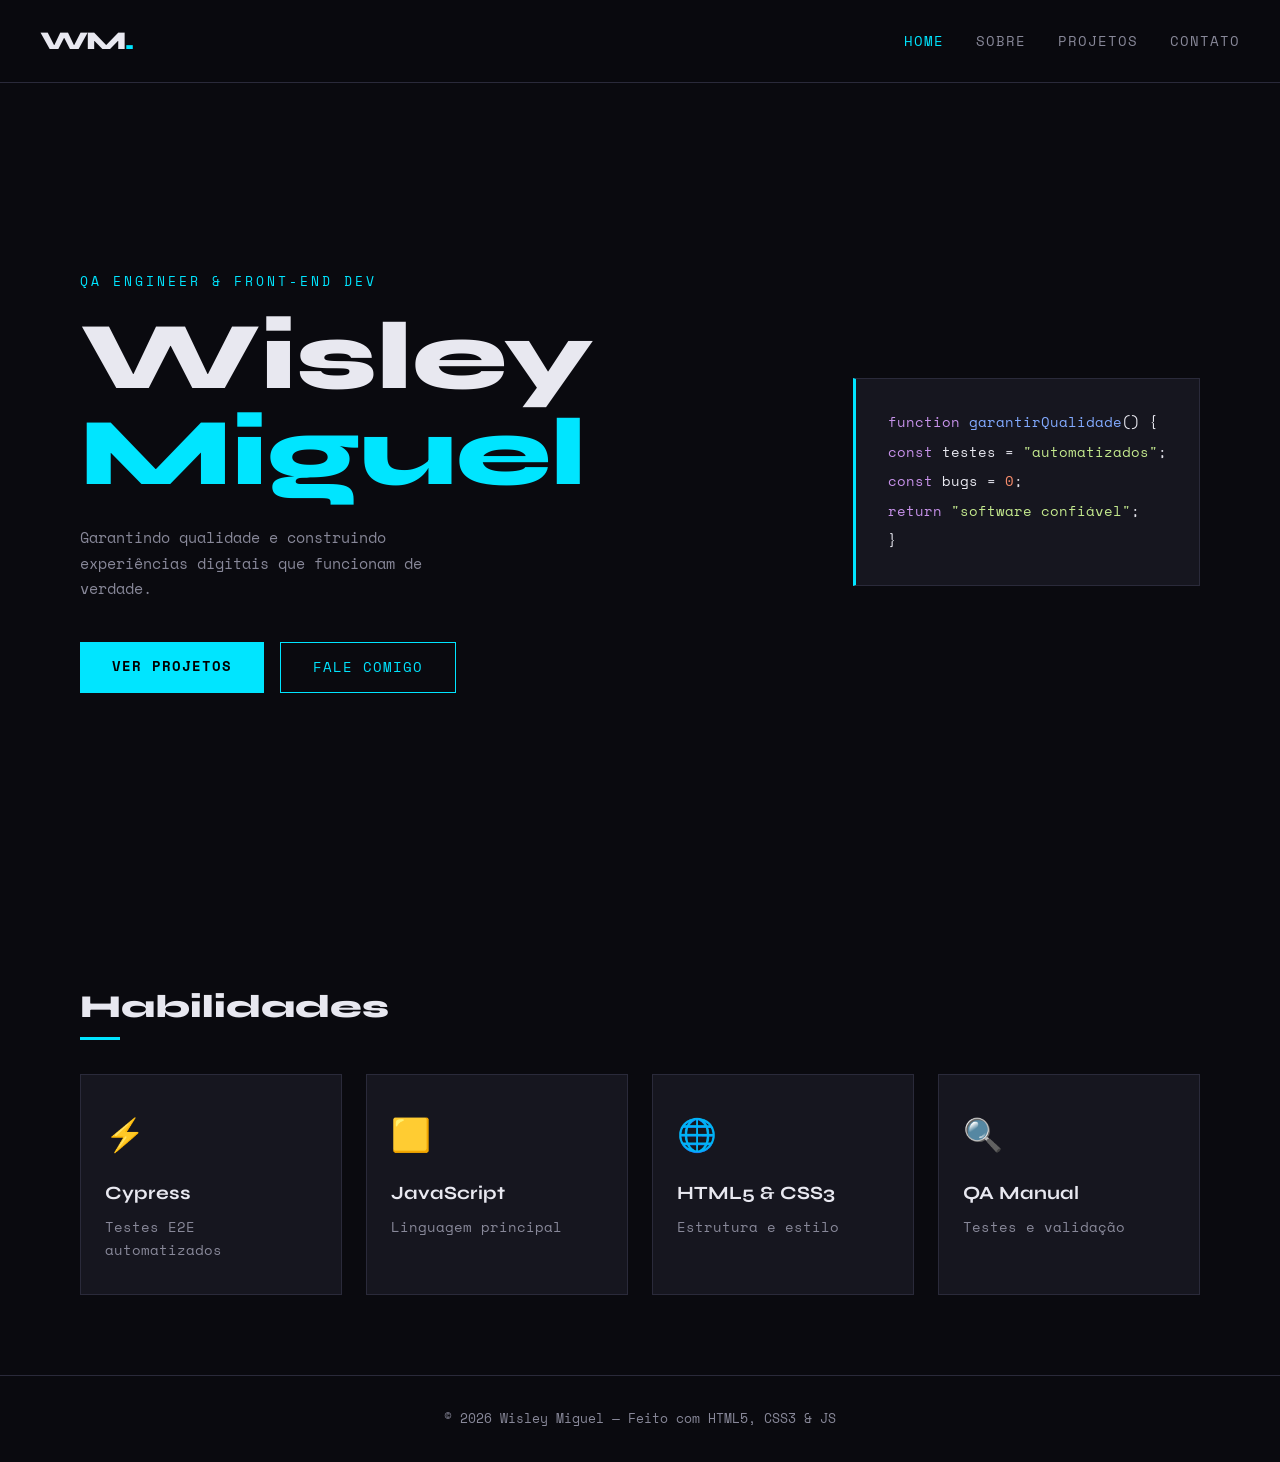
<file: protifolio/index.html>
<!DOCTYPE html>
<html lang="pt-BR">
<head>
  <meta charset="UTF-8">
  <meta name="viewport" content="width=device-width, initial-scale=1.0">
  <meta name="description" content="Portfólio de Wisley Miguel - QA Engineer & Desenvolvedor Front-End">
  <meta name="keywords" content="QA, Quality Assurance, Front-End, Cypress, Automação de Testes">
  <meta name="author" content="Wisley Miguel">
  <title>Wisley Miguel | QA Engineer</title>
  <link rel="stylesheet" href="css/style.css">
  <link href="https://fonts.googleapis.com/css2?family=Space+Mono:wght@400;700&family=Syne:wght@400;700;800&display=swap" rel="stylesheet">
</head>
<body>

  <!-- MENU -->
  <nav class="navbar">
    <div class="nav-logo">WM<span class="dot">.</span></div>
    <button class="hamburger" id="hamburger" aria-label="Menu">
      <span></span><span></span><span></span>
    </button>
    <ul class="nav-links" id="nav-links">
      <li><a href="index.html" class="active">Home</a></li>
      <li><a href="sobre.html">Sobre</a></li>
      <li><a href="projetos.html">Projetos</a></li>
      <li><a href="contato.html">Contato</a></li>
    </ul>
  </nav>

  <!-- HERO -->
  <section class="hero">
    <div class="hero-content">
      <p class="hero-tag">QA Engineer & Front-End Dev</p>
      <h1 class="hero-title">Wisley<br><span class="accent">Miguel</span></h1>
      <p class="hero-desc">Garantindo qualidade e construindo experiências digitais que funcionam de verdade.</p>
      <div class="hero-btns">
        <a href="projetos.html" class="btn-primary">Ver Projetos</a>
        <a href="contato.html" class="btn-outline">Fale Comigo</a>
      </div>
    </div>
    <div class="hero-visual">
      <div class="code-block">
        <span class="code-line"><span class="kw">function</span> <span class="fn">garantirQualidade</span>() {</span>
        <span class="code-line">  <span class="kw">const</span> testes = <span class="str">"automatizados"</span>;</span>
        <span class="code-line">  <span class="kw">const</span> bugs = <span class="num">0</span>;</span>
        <span class="code-line">  <span class="kw">return</span> <span class="str">"software confiável"</span>;</span>
        <span class="code-line">}</span>
      </div>
    </div>
  </section>

  <!-- SKILLS -->
  <section class="skills-section">
    <h2 class="section-title">Habilidades</h2>
    <div class="skills-grid">
      <div class="skill-card" data-skill="Cypress">
        <div class="skill-icon">⚡</div>
        <h3>Cypress</h3>
        <p>Testes E2E automatizados</p>
      </div>
      <div class="skill-card" data-skill="JavaScript">
        <div class="skill-icon">🟨</div>
        <h3>JavaScript</h3>
        <p>Linguagem principal</p>
      </div>
      <div class="skill-card" data-skill="HTML5">
        <div class="skill-icon">🌐</div>
        <h3>HTML5 & CSS3</h3>
        <p>Estrutura e estilo</p>
      </div>
      <div class="skill-card" data-skill="QA">
        <div class="skill-icon">🔍</div>
        <h3>QA Manual</h3>
        <p>Testes e validação</p>
      </div>
    </div>
  </section>

  <footer class="footer">
    <p>© 2026 Wisley Miguel — Feito com HTML5, CSS3 & JS</p>
  </footer>

  <script src="js/script.js"></script>
</body>
</html>
</file>
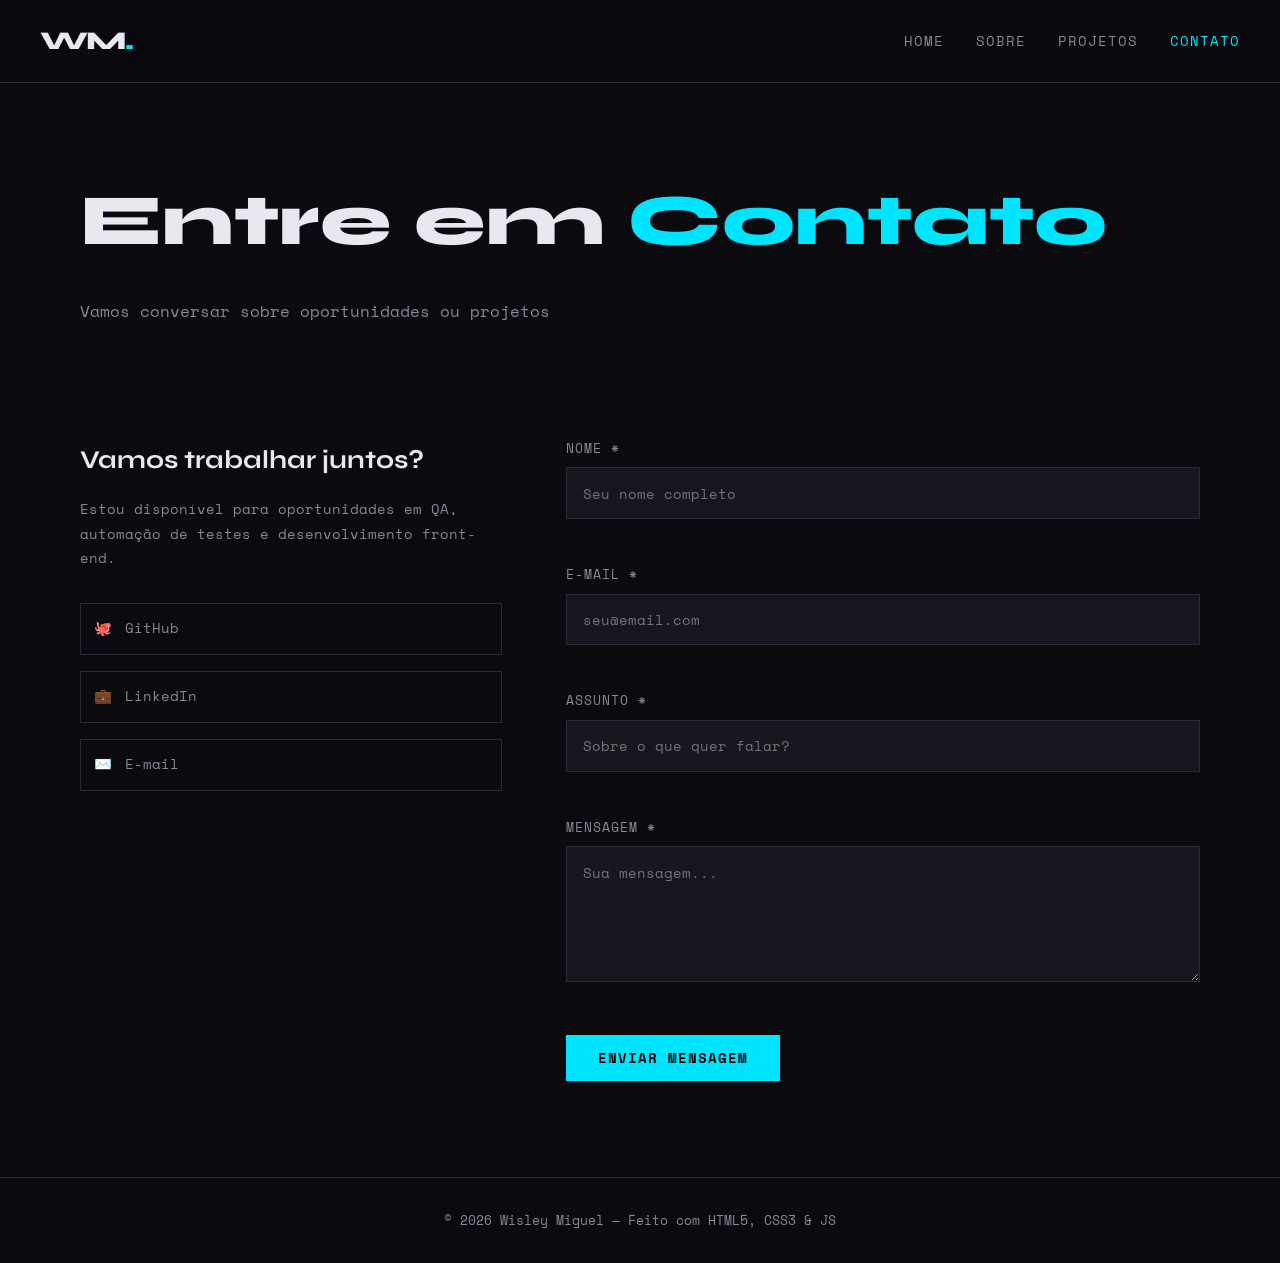
<file: protifolio/contato.html>
<!DOCTYPE html>
<html lang="pt-BR">
<head>
  <meta charset="UTF-8">
  <meta name="viewport" content="width=device-width, initial-scale=1.0">
  <meta name="description" content="Entre em contato com Wisley Miguel - QA Engineer">
  <meta name="keywords" content="contato, QA Engineer, Wisley Miguel, Belo Horizonte">
  <meta name="author" content="Wisley Miguel">
  <title>Contato | Wisley Miguel</title>
  <link rel="stylesheet" href="css/style.css">
  <link href="https://fonts.googleapis.com/css2?family=Space+Mono:wght@400;700&family=Syne:wght@400;700;800&display=swap" rel="stylesheet">
</head>
<body>

  <nav class="navbar">
    <div class="nav-logo">WM<span class="dot">.</span></div>
    <button class="hamburger" id="hamburger" aria-label="Menu">
      <span></span><span></span><span></span>
    </button>
    <ul class="nav-links" id="nav-links">
      <li><a href="index.html">Home</a></li>
      <li><a href="sobre.html">Sobre</a></li>
      <li><a href="projetos.html">Projetos</a></li>
      <li><a href="contato.html" class="active">Contato</a></li>
    </ul>
  </nav>

  <section class="page-hero">
    <h1>Entre em <span class="accent">Contato</span></h1>
    <p>Vamos conversar sobre oportunidades ou projetos</p>
  </section>

  <section class="contact-section">
    <div class="contact-grid">

      <div class="contact-info">
        <h2>Vamos trabalhar juntos?</h2>
        <p>Estou disponível para oportunidades em QA, automação de testes e desenvolvimento front-end.</p>
        <div class="contact-links">
          <a href="https://github.com/wisleymiguel" target="_blank" class="contact-link">
            <span class="contact-icon">🐙</span> GitHub
          </a>
          <a href="https://linkedin.com/in/wisley-miguel" target="_blank" class="contact-link">
            <span class="contact-icon">💼</span> LinkedIn
          </a>
          <a href="mailto:wisley@email.com" class="contact-link">
            <span class="contact-icon">✉️</span> E-mail
          </a>
        </div>
      </div>

      <div class="contact-form-wrapper">
        <div id="form-success" class="form-success hidden">
          ✅ Mensagem enviada com sucesso! Obrigado pelo contato.
        </div>
        <div id="contact-form">
          <div class="form-group">
            <label for="nome">Nome *</label>
            <input type="text" id="nome" placeholder="Seu nome completo">
            <span class="error-msg" id="erro-nome"></span>
          </div>
          <div class="form-group">
            <label for="email">E-mail *</label>
            <input type="email" id="email" placeholder="seu@email.com">
            <span class="error-msg" id="erro-email"></span>
          </div>
          <div class="form-group">
            <label for="assunto">Assunto *</label>
            <input type="text" id="assunto" placeholder="Sobre o que quer falar?">
            <span class="error-msg" id="erro-assunto"></span>
          </div>
          <div class="form-group">
            <label for="mensagem">Mensagem *</label>
            <textarea id="mensagem" rows="5" placeholder="Sua mensagem..."></textarea>
            <span class="error-msg" id="erro-mensagem"></span>
          </div>
          <button class="btn-primary" id="btn-enviar" onclick="validarFormulario()">Enviar Mensagem</button>
        </div>
      </div>

    </div>
  </section>

  <footer class="footer">
    <p>© 2026 Wisley Miguel — Feito com HTML5, CSS3 & JS</p>
  </footer>

  <script src="js/script.js"></script>
</body>
</html>
</file>
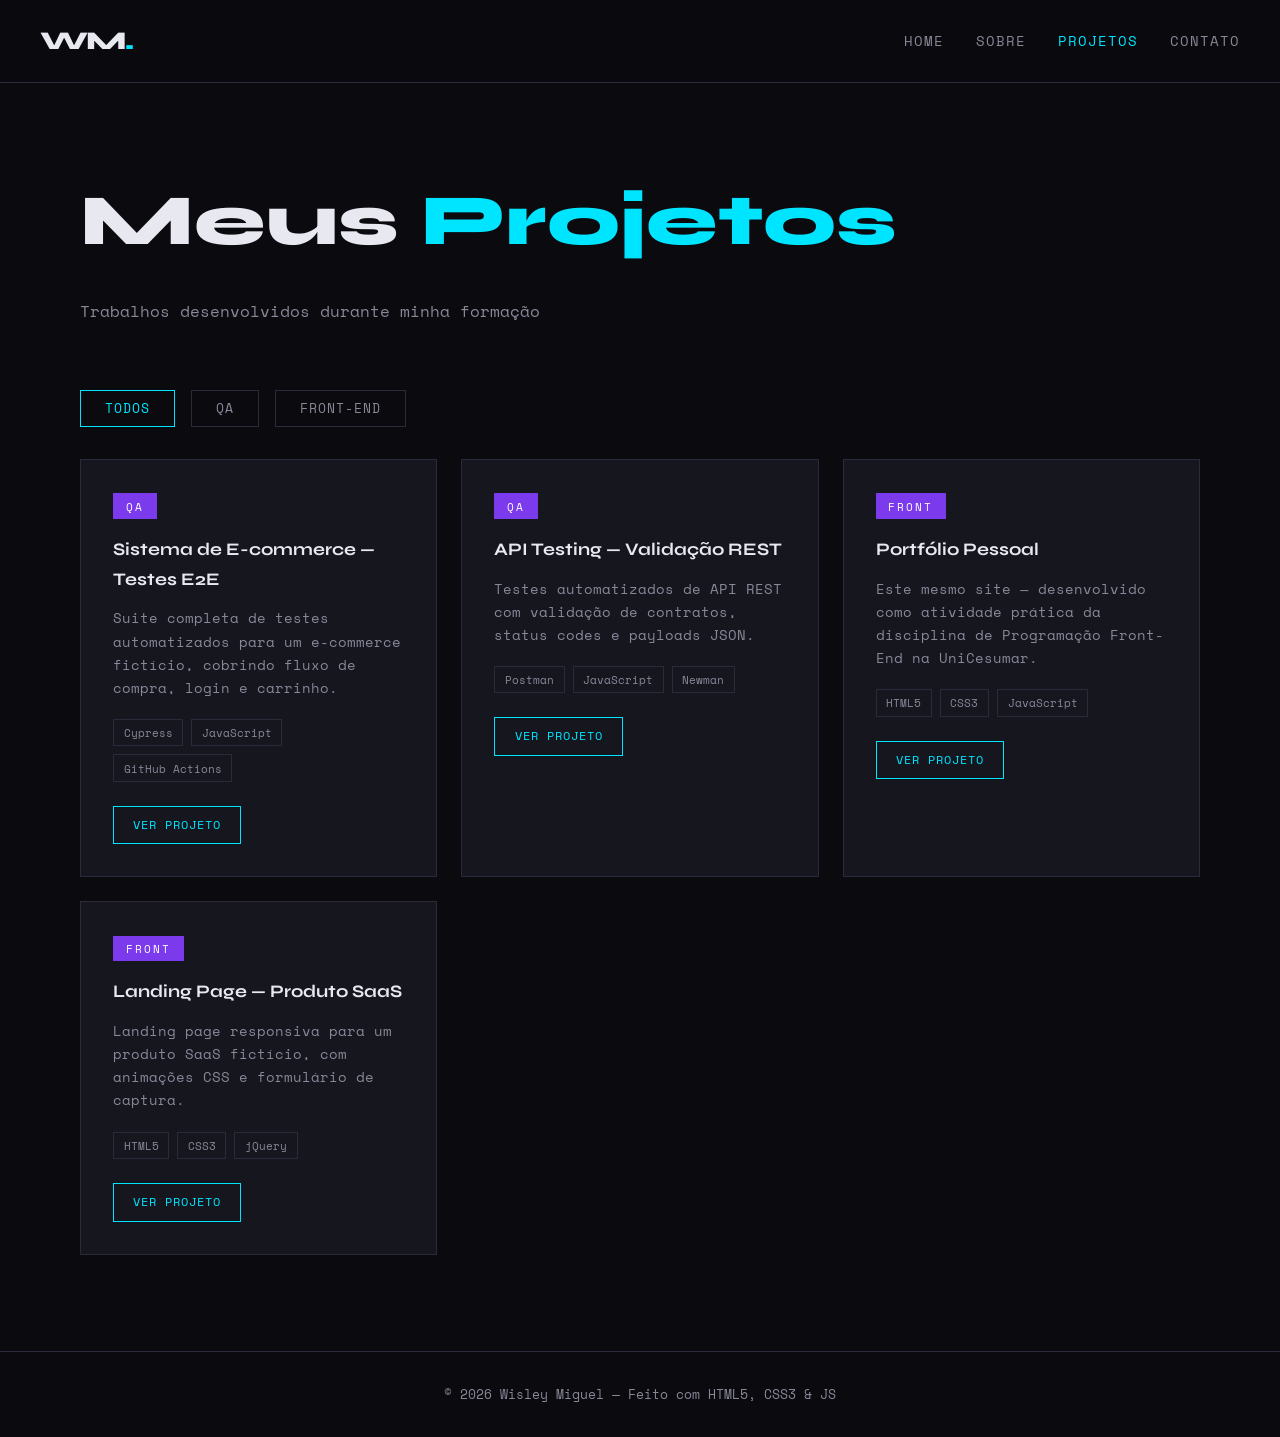
<file: protifolio/progetos.html>
<!DOCTYPE html>
<html lang="pt-BR">
<head>
  <meta charset="UTF-8">
  <meta name="viewport" content="width=device-width, initial-scale=1.0">
  <meta name="description" content="Projetos de Wisley Miguel - QA Engineer com foco em automação de testes">
  <meta name="keywords" content="projetos, QA, automação, Cypress, portfólio">
  <meta name="author" content="Wisley Miguel">
  <title>Projetos | Wisley Miguel</title>
  <link rel="stylesheet" href="css/style.css">
  <link href="https://fonts.googleapis.com/css2?family=Space+Mono:wght@400;700&family=Syne:wght@400;700;800&display=swap" rel="stylesheet">
</head>
<body>

  <nav class="navbar">
    <div class="nav-logo">WM<span class="dot">.</span></div>
    <button class="hamburger" id="hamburger" aria-label="Menu">
      <span></span><span></span><span></span>
    </button>
    <ul class="nav-links" id="nav-links">
      <li><a href="index.html">Home</a></li>
      <li><a href="sobre.html">Sobre</a></li>
      <li><a href="projetos.html" class="active">Projetos</a></li>
      <li><a href="contato.html">Contato</a></li>
    </ul>
  </nav>

  <section class="page-hero">
    <h1>Meus <span class="accent">Projetos</span></h1>
    <p>Trabalhos desenvolvidos durante minha formação</p>
  </section>

  <!-- FILTROS -->
  <div class="filter-bar">
    <button class="filter-btn active" data-filter="all">Todos</button>
    <button class="filter-btn" data-filter="qa">QA</button>
    <button class="filter-btn" data-filter="front">Front-End</button>
  </div>

  <section class="projects-section">
    <div class="projects-grid">

      <div class="project-card" data-category="qa">
        <div class="project-badge">QA</div>
        <h3>Sistema de E-commerce — Testes E2E</h3>
        <p>Suite completa de testes automatizados para um e-commerce fictício, cobrindo fluxo de compra, login e carrinho.</p>
        <div class="project-tags">
          <span>Cypress</span><span>JavaScript</span><span>GitHub Actions</span>
        </div>
        <a href="#" class="btn-outline-sm">Ver Projeto</a>
      </div>

      <div class="project-card" data-category="qa">
        <div class="project-badge">QA</div>
        <h3>API Testing — Validação REST</h3>
        <p>Testes automatizados de API REST com validação de contratos, status codes e payloads JSON.</p>
        <div class="project-tags">
          <span>Postman</span><span>JavaScript</span><span>Newman</span>
        </div>
        <a href="#" class="btn-outline-sm">Ver Projeto</a>
      </div>

      <div class="project-card" data-category="front">
        <div class="project-badge">Front</div>
        <h3>Portfólio Pessoal</h3>
        <p>Este mesmo site — desenvolvido como atividade prática da disciplina de Programação Front-End na UniCesumar.</p>
        <div class="project-tags">
          <span>HTML5</span><span>CSS3</span><span>JavaScript</span>
        </div>
        <a href="#" class="btn-outline-sm">Ver Projeto</a>
      </div>

      <div class="project-card" data-category="front">
        <div class="project-badge">Front</div>
        <h3>Landing Page — Produto SaaS</h3>
        <p>Landing page responsiva para um produto SaaS fictício, com animações CSS e formulário de captura.</p>
        <div class="project-tags">
          <span>HTML5</span><span>CSS3</span><span>jQuery</span>
        </div>
        <a href="#" class="btn-outline-sm">Ver Projeto</a>
      </div>

    </div>
  </section>

  <footer class="footer">
    <p>© 2026 Wisley Miguel — Feito com HTML5, CSS3 & JS</p>
  </footer>

  <script src="js/script.js"></script>
</body>
</html>
</file>
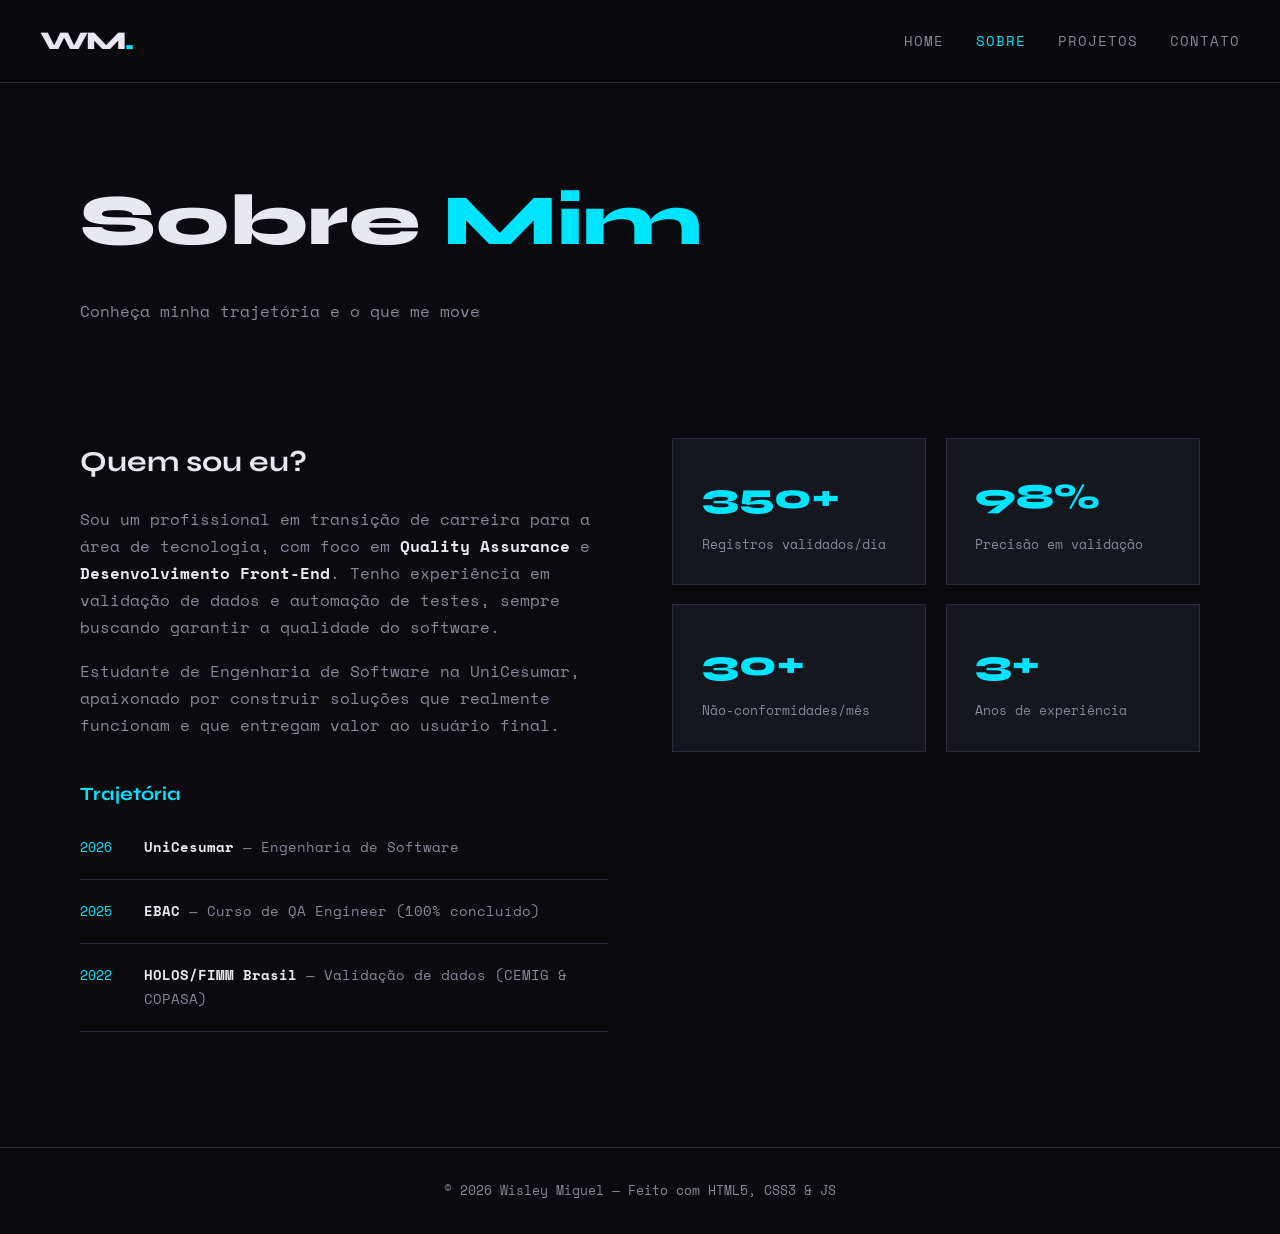
<file: protifolio/sobre.html>
<!DOCTYPE html>
<html lang="pt-BR">
<head>
  <meta charset="UTF-8">
  <meta name="viewport" content="width=device-width, initial-scale=1.0">
  <meta name="description" content="Sobre Wisley Miguel - QA Engineer com experiência em automação de testes">
  <meta name="keywords" content="QA Engineer, automação, Cypress, Belo Horizonte">
  <meta name="author" content="Wisley Miguel">
  <title>Sobre | Wisley Miguel</title>
  <link rel="stylesheet" href="css/style.css">
  <link href="https://fonts.googleapis.com/css2?family=Space+Mono:wght@400;700&family=Syne:wght@400;700;800&display=swap" rel="stylesheet">
</head>
<body>

  <nav class="navbar">
    <div class="nav-logo">WM<span class="dot">.</span></div>
    <button class="hamburger" id="hamburger" aria-label="Menu">
      <span></span><span></span><span></span>
    </button>
    <ul class="nav-links" id="nav-links">
      <li><a href="index.html">Home</a></li>
      <li><a href="sobre.html" class="active">Sobre</a></li>
      <li><a href="projetos.html">Projetos</a></li>
      <li><a href="contato.html">Contato</a></li>
    </ul>
  </nav>

  <section class="page-hero">
    <h1>Sobre <span class="accent">Mim</span></h1>
    <p>Conheça minha trajetória e o que me move</p>
  </section>

  <section class="about-section">
    <div class="about-grid">
      <div class="about-text">
        <h2>Quem sou eu?</h2>
        <p>Sou um profissional em transição de carreira para a área de tecnologia, com foco em <strong>Quality Assurance</strong> e <strong>Desenvolvimento Front-End</strong>. Tenho experiência em validação de dados e automação de testes, sempre buscando garantir a qualidade do software.</p>
        <p>Estudante de Engenharia de Software na UniCesumar, apaixonado por construir soluções que realmente funcionam e que entregam valor ao usuário final.</p>

        <div class="timeline">
          <h3>Trajetória</h3>
          <div class="timeline-item">
            <span class="timeline-year">2026</span>
            <div class="timeline-content">
              <strong>UniCesumar</strong> — Engenharia de Software
            </div>
          </div>
          <div class="timeline-item">
            <span class="timeline-year">2025</span>
            <div class="timeline-content">
              <strong>EBAC</strong> — Curso de QA Engineer (100% concluído)
            </div>
          </div>
          <div class="timeline-item">
            <span class="timeline-year">2022</span>
            <div class="timeline-content">
              <strong>HOLOS/FIMM Brasil</strong> — Validação de dados (CEMIG & COPASA)
            </div>
          </div>
        </div>
      </div>

      <div class="about-stats">
        <div class="stat-card">
          <span class="stat-num">350+</span>
          <span class="stat-label">Registros validados/dia</span>
        </div>
        <div class="stat-card">
          <span class="stat-num">98%</span>
          <span class="stat-label">Precisão em validação</span>
        </div>
        <div class="stat-card">
          <span class="stat-num">30+</span>
          <span class="stat-label">Não-conformidades/mês</span>
        </div>
        <div class="stat-card">
          <span class="stat-num">3+</span>
          <span class="stat-label">Anos de experiência</span>
        </div>
      </div>
    </div>
  </section>

  <footer class="footer">
    <p>© 2026 Wisley Miguel — Feito com HTML5, CSS3 & JS</p>
  </footer>

  <script src="js/script.js"></script>
</body>
</html>
</file>
<file: protifolio/css/style.css>
/* ===== VARIÁVEIS ===== */
:root {
  --bg: #0a0a0f;
  --bg2: #111118;
  --card: #16161f;
  --border: #2a2a3a;
  --accent: #00e5ff;
  --accent2: #7c3aed;
  --text: #e8e8f0;
  --text-muted: #888899;
  --font-display: 'Syne', sans-serif;
  --font-mono: 'Space Mono', monospace;
}

/* ===== RESET ===== */
*, *::before, *::after { box-sizing: border-box; margin: 0; padding: 0; }
html { scroll-behavior: smooth; }
body {
  background: var(--bg);
  color: var(--text);
  font-family: var(--font-mono);
  line-height: 1.7;
  min-height: 100vh;
}

a { color: inherit; text-decoration: none; }
img { max-width: 100%; }

/* ===== NAVBAR ===== */
.navbar {
  position: fixed;
  top: 0; left: 0; right: 0;
  z-index: 100;
  display: flex;
  align-items: center;
  justify-content: space-between;
  padding: 1.2rem 2.5rem;
  background: rgba(10,10,15,0.85);
  backdrop-filter: blur(12px);
  border-bottom: 1px solid var(--border);
}

.nav-logo {
  font-family: var(--font-display);
  font-size: 1.6rem;
  font-weight: 800;
  letter-spacing: -1px;
}

.dot { color: var(--accent); }

.nav-links {
  display: flex;
  gap: 2rem;
  list-style: none;
}

.nav-links a {
  font-size: 0.85rem;
  letter-spacing: 1px;
  text-transform: uppercase;
  color: var(--text-muted);
  transition: color 0.2s;
}

.nav-links a:hover,
.nav-links a.active {
  color: var(--accent);
}

.hamburger {
  display: none;
  flex-direction: column;
  gap: 5px;
  background: none;
  border: none;
  cursor: pointer;
  padding: 4px;
}

.hamburger span {
  display: block;
  width: 24px;
  height: 2px;
  background: var(--text);
  transition: all 0.3s;
}

/* ===== HERO ===== */
.hero {
  min-height: 100vh;
  display: flex;
  align-items: center;
  justify-content: space-between;
  gap: 3rem;
  padding: 8rem 2.5rem 4rem;
  max-width: 1200px;
  margin: 0 auto;
}

.hero-tag {
  font-size: 0.8rem;
  letter-spacing: 3px;
  text-transform: uppercase;
  color: var(--accent);
  margin-bottom: 1rem;
}

.hero-title {
  font-family: var(--font-display);
  font-size: clamp(3rem, 8vw, 6rem);
  font-weight: 800;
  line-height: 1;
  margin-bottom: 1.5rem;
}

.accent { color: var(--accent); }

.hero-desc {
  color: var(--text-muted);
  max-width: 420px;
  margin-bottom: 2.5rem;
  font-size: 0.95rem;
}

.hero-btns { display: flex; gap: 1rem; flex-wrap: wrap; }

.btn-primary {
  display: inline-block;
  padding: 0.8rem 2rem;
  background: var(--accent);
  color: #000;
  font-family: var(--font-mono);
  font-weight: 700;
  font-size: 0.85rem;
  letter-spacing: 1px;
  text-transform: uppercase;
  border: none;
  cursor: pointer;
  transition: opacity 0.2s, transform 0.2s;
}

.btn-primary:hover { opacity: 0.85; transform: translateY(-2px); }

.btn-outline {
  display: inline-block;
  padding: 0.8rem 2rem;
  border: 1px solid var(--accent);
  color: var(--accent);
  font-family: var(--font-mono);
  font-size: 0.85rem;
  letter-spacing: 1px;
  text-transform: uppercase;
  transition: background 0.2s, color 0.2s;
}

.btn-outline:hover { background: var(--accent); color: #000; }

/* CODE BLOCK */
.hero-visual { flex-shrink: 0; }

.code-block {
  background: var(--card);
  border: 1px solid var(--border);
  border-left: 3px solid var(--accent);
  padding: 2rem;
  font-size: 0.85rem;
  display: flex;
  flex-direction: column;
  gap: 0.4rem;
  min-width: 320px;
  animation: float 4s ease-in-out infinite;
}

@keyframes float {
  0%, 100% { transform: translateY(0); }
  50% { transform: translateY(-10px); }
}

.code-line { display: block; }
.kw { color: #c792ea; }
.fn { color: #82aaff; }
.str { color: #c3e88d; }
.num { color: #f78c6c; }

/* ===== SKILLS ===== */
.skills-section {
  padding: 5rem 2.5rem;
  max-width: 1200px;
  margin: 0 auto;
}

.section-title {
  font-family: var(--font-display);
  font-size: 2rem;
  font-weight: 800;
  margin-bottom: 2.5rem;
  position: relative;
  display: inline-block;
}

.section-title::after {
  content: '';
  position: absolute;
  bottom: -6px;
  left: 0;
  width: 40px;
  height: 3px;
  background: var(--accent);
}

.skills-grid {
  display: grid;
  grid-template-columns: repeat(auto-fit, minmax(200px, 1fr));
  gap: 1.5rem;
}

.skill-card {
  background: var(--card);
  border: 1px solid var(--border);
  padding: 2rem 1.5rem;
  transition: border-color 0.3s, transform 0.3s;
  cursor: default;
}

.skill-card:hover {
  border-color: var(--accent);
  transform: translateY(-4px);
}

.skill-icon { font-size: 2rem; margin-bottom: 1rem; }
.skill-card h3 { font-family: var(--font-display); margin-bottom: 0.4rem; }
.skill-card p { color: var(--text-muted); font-size: 0.85rem; }

/* ===== PAGE HERO ===== */
.page-hero {
  padding: 10rem 2.5rem 4rem;
  max-width: 1200px;
  margin: 0 auto;
}

.page-hero h1 {
  font-family: var(--font-display);
  font-size: clamp(2.5rem, 6vw, 4.5rem);
  font-weight: 800;
  margin-bottom: 1rem;
}

.page-hero p { color: var(--text-muted); }

/* ===== ABOUT ===== */
.about-section {
  padding: 3rem 2.5rem 6rem;
  max-width: 1200px;
  margin: 0 auto;
}

.about-grid {
  display: grid;
  grid-template-columns: 1fr 1fr;
  gap: 4rem;
  align-items: start;
}

.about-text h2 {
  font-family: var(--font-display);
  font-size: 1.8rem;
  margin-bottom: 1.2rem;
}

.about-text p { color: var(--text-muted); margin-bottom: 1rem; }
.about-text strong { color: var(--text); }

.timeline { margin-top: 2.5rem; }
.timeline h3 {
  font-family: var(--font-display);
  margin-bottom: 1.5rem;
  color: var(--accent);
}

.timeline-item {
  display: flex;
  gap: 1.5rem;
  margin-bottom: 1.2rem;
  padding-bottom: 1.2rem;
  border-bottom: 1px solid var(--border);
}

.timeline-year {
  font-size: 0.8rem;
  color: var(--accent);
  white-space: nowrap;
  padding-top: 2px;
  min-width: 40px;
}

.timeline-content { font-size: 0.9rem; color: var(--text-muted); }
.timeline-content strong { color: var(--text); }

.about-stats {
  display: grid;
  grid-template-columns: 1fr 1fr;
  gap: 1.2rem;
}

.stat-card {
  background: var(--card);
  border: 1px solid var(--border);
  padding: 1.8rem;
  display: flex;
  flex-direction: column;
  gap: 0.4rem;
  transition: border-color 0.3s;
}

.stat-card:hover { border-color: var(--accent); }

.stat-num {
  font-family: var(--font-display);
  font-size: 2.2rem;
  font-weight: 800;
  color: var(--accent);
}

.stat-label { font-size: 0.8rem; color: var(--text-muted); }

/* ===== PROJETOS ===== */
.filter-bar {
  display: flex;
  gap: 1rem;
  padding: 0 2.5rem 2rem;
  max-width: 1200px;
  margin: 0 auto;
}

.filter-btn {
  padding: 0.5rem 1.5rem;
  background: none;
  border: 1px solid var(--border);
  color: var(--text-muted);
  font-family: var(--font-mono);
  font-size: 0.8rem;
  letter-spacing: 1px;
  text-transform: uppercase;
  cursor: pointer;
  transition: all 0.2s;
}

.filter-btn:hover,
.filter-btn.active {
  border-color: var(--accent);
  color: var(--accent);
}

.projects-section {
  padding: 0 2.5rem 6rem;
  max-width: 1200px;
  margin: 0 auto;
}

.projects-grid {
  display: grid;
  grid-template-columns: repeat(auto-fit, minmax(280px, 1fr));
  gap: 1.5rem;
}

.project-card {
  background: var(--card);
  border: 1px solid var(--border);
  padding: 2rem;
  transition: border-color 0.3s, transform 0.3s;
  position: relative;
}

.project-card:hover {
  border-color: var(--accent);
  transform: translateY(-4px);
}

.project-card.hidden { display: none; }

.project-badge {
  display: inline-block;
  padding: 0.2rem 0.8rem;
  background: var(--accent2);
  color: #fff;
  font-size: 0.7rem;
  letter-spacing: 2px;
  text-transform: uppercase;
  margin-bottom: 1rem;
}

.project-card h3 {
  font-family: var(--font-display);
  font-size: 1.1rem;
  margin-bottom: 0.8rem;
}

.project-card p { color: var(--text-muted); font-size: 0.85rem; margin-bottom: 1.2rem; }

.project-tags { display: flex; gap: 0.5rem; flex-wrap: wrap; margin-bottom: 1.5rem; }

.project-tags span {
  padding: 0.2rem 0.6rem;
  border: 1px solid var(--border);
  font-size: 0.7rem;
  color: var(--text-muted);
}

.btn-outline-sm {
  display: inline-block;
  padding: 0.5rem 1.2rem;
  border: 1px solid var(--accent);
  color: var(--accent);
  font-family: var(--font-mono);
  font-size: 0.75rem;
  letter-spacing: 1px;
  text-transform: uppercase;
  transition: background 0.2s, color 0.2s;
}

.btn-outline-sm:hover { background: var(--accent); color: #000; }

/* ===== CONTATO ===== */
.contact-section {
  padding: 3rem 2.5rem 6rem;
  max-width: 1200px;
  margin: 0 auto;
}

.contact-grid {
  display: grid;
  grid-template-columns: 1fr 1.5fr;
  gap: 4rem;
  align-items: start;
}

.contact-info h2 {
  font-family: var(--font-display);
  font-size: 1.6rem;
  margin-bottom: 1rem;
}

.contact-info p { color: var(--text-muted); margin-bottom: 2rem; font-size: 0.9rem; }

.contact-links { display: flex; flex-direction: column; gap: 1rem; }

.contact-link {
  display: flex;
  align-items: center;
  gap: 0.8rem;
  color: var(--text-muted);
  font-size: 0.9rem;
  transition: color 0.2s;
  padding: 0.8rem;
  border: 1px solid var(--border);
}

.contact-link:hover { color: var(--accent); border-color: var(--accent); }

/* FORM */
.form-group { margin-bottom: 1.5rem; }

.form-group label {
  display: block;
  font-size: 0.8rem;
  letter-spacing: 1px;
  text-transform: uppercase;
  color: var(--text-muted);
  margin-bottom: 0.5rem;
}

.form-group input,
.form-group textarea {
  width: 100%;
  background: var(--card);
  border: 1px solid var(--border);
  color: var(--text);
  font-family: var(--font-mono);
  font-size: 0.9rem;
  padding: 0.9rem 1rem;
  outline: none;
  transition: border-color 0.2s;
  resize: vertical;
}

.form-group input:focus,
.form-group textarea:focus { border-color: var(--accent); }

.form-group input.erro,
.form-group textarea.erro { border-color: #ff4444; }

.error-msg { display: block; color: #ff4444; font-size: 0.75rem; margin-top: 0.3rem; min-height: 1rem; }

.form-success {
  background: rgba(0, 229, 255, 0.1);
  border: 1px solid var(--accent);
  padding: 1.5rem;
  margin-bottom: 1.5rem;
  font-size: 0.9rem;
  color: var(--accent);
}

.hidden { display: none; }

/* ===== FOOTER ===== */
.footer {
  text-align: center;
  padding: 2rem;
  border-top: 1px solid var(--border);
  color: var(--text-muted);
  font-size: 0.8rem;
}

/* ===== RESPONSIVO ===== */
@media (max-width: 768px) {
  .hamburger { display: flex; }

  .nav-links {
    display: none;
    position: fixed;
    top: 0; left: 0; right: 0; bottom: 0;
    background: var(--bg);
    flex-direction: column;
    align-items: center;
    justify-content: center;
    gap: 2.5rem;
    z-index: 99;
  }

  .nav-links.open { display: flex; }
  .nav-links a { font-size: 1.2rem; }

  .hero {
    flex-direction: column;
    padding-top: 7rem;
    text-align: center;
  }

  .hero-btns { justify-content: center; }
  .hero-desc { margin: 0 auto 2.5rem; }
  .code-block { min-width: unset; width: 100%; }

  .about-grid,
  .contact-grid { grid-template-columns: 1fr; gap: 2.5rem; }

  .about-stats { grid-template-columns: 1fr 1fr; }
}

@media (max-width: 480px) {
  .navbar { padding: 1rem 1.2rem; }
  .hero, .skills-section, .about-section,
  .contact-section, .projects-section,
  .filter-bar, .page-hero { padding-left: 1.2rem; padding-right: 1.2rem; }
  .about-stats { grid-template-columns: 1fr; }
}
</file>
